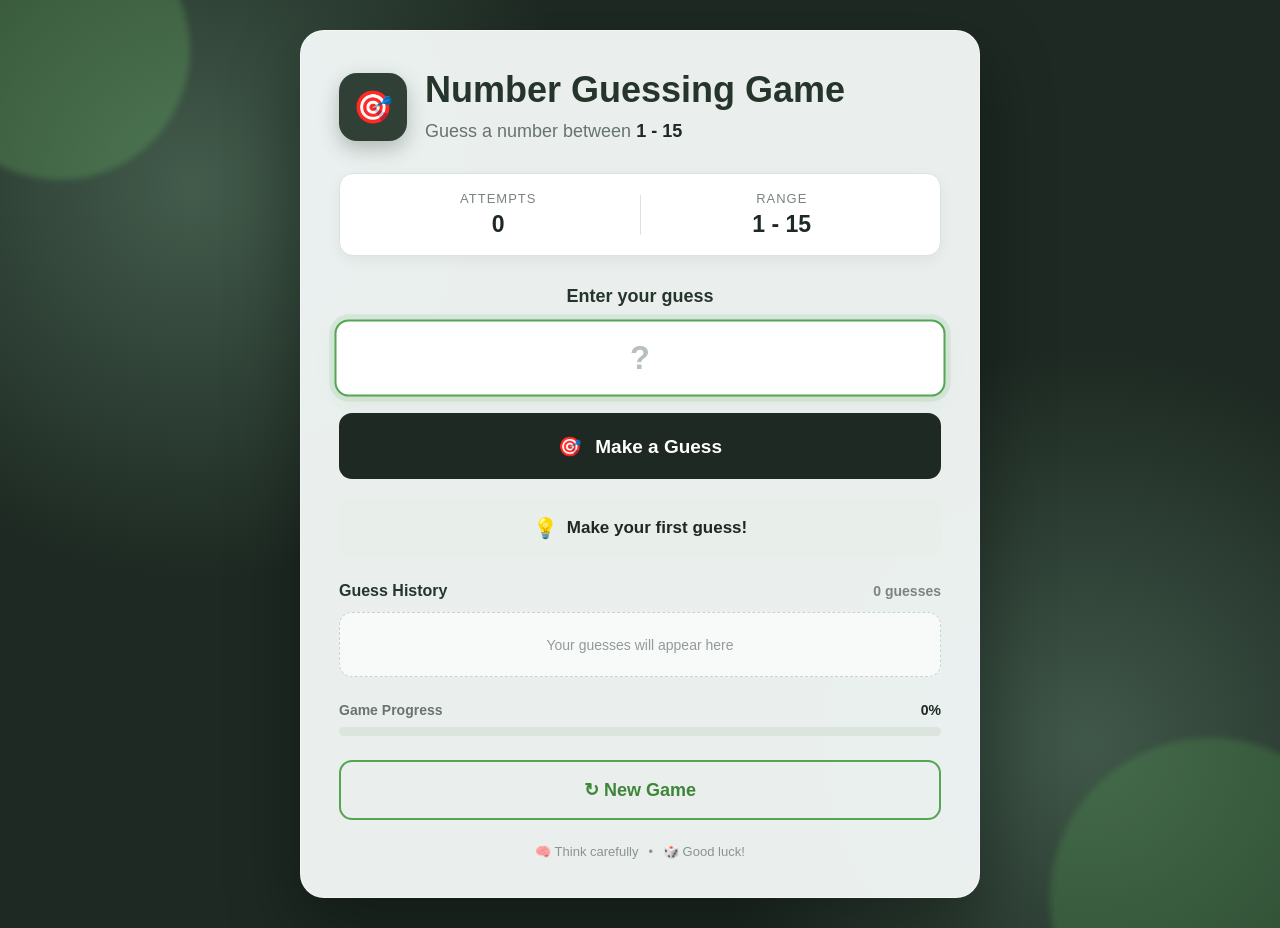
<file: pract04/index.html>
<!DOCTYPE html>
<html lang="en">

<head>

    <meta charset="UTF-8">

    <meta name="viewport" content="width=device-width, initial-scale=1.0">

    <title>Number Guessing Game</title>

    <link rel="stylesheet" href="style.css">

</head>


<body>

    <div class="background">

        <div class="orb orb-one"></div>
        <div class="orb orb-two"></div>


        <main class="game-card">


            <!-- HEADER -->

            <div class="game-header">

                <div class="game-icon">
                    🎯
                </div>

                <div>

                    <h1>Number Guessing Game</h1>

                    <p>
                        Guess a number between <strong>1 - 15</strong>
                    </p>

                </div>

            </div>


            <!-- STATUS -->

            <div class="status-bar">

                <div class="status-item">

                    <span class="status-label">
                        Attempts
                    </span>

                    <span id="guessCount">
                        0
                    </span>

                </div>


                <div class="divider"></div>


                <div class="status-item">

                    <span class="status-label">
                        Range
                    </span>

                    <span>
                        1 - 15
                    </span>

                </div>

            </div>


            <!-- INPUT AREA -->

            <div class="input-section">

                <label for="guessInput">
                    Enter your guess
                </label>


                <div class="input-wrapper">

                    <input
                        type="number"
                        id="guessInput"
                        min="1"
                        max="15"
                        placeholder="?"
                        autocomplete="off"
                    >

                </div>


                <button id="guessBtn">

                    <span class="button-icon">
                        🎯
                    </span>

                    Make a Guess

                </button>

            </div>


            <!-- MESSAGE -->

            <div id="message" class="message">

                <span class="message-icon">
                    💡
                </span>

                <span id="messageText">
                    Make your first guess!
                </span>

            </div>


            <!-- GUESS HISTORY -->

            <div class="history-section">

                <div class="section-title">

                    <span>
                        Guess History
                    </span>

                    <span id="guessCounter">
                        0 guesses
                    </span>

                </div>


                <div
                    id="guessedNumbers"
                    class="guess-history"
                >

                    <span class="empty-history">
                        Your guesses will appear here
                    </span>

                </div>

            </div>


            <!-- PROGRESS -->

            <div class="progress-section">

                <div class="progress-info">

                    <span>
                        Game Progress
                    </span>

                    <span id="progressText">
                        0%
                    </span>

                </div>


                <div class="progress-bar">

                    <div
                        id="progress"
                        class="progress"
                    ></div>

                </div>

            </div>


            <!-- RESET -->

            <button id="resetBtn">

                <span>
                    ↻
                </span>

                New Game

            </button>


            <!-- FOOTER -->

            <div class="game-footer">

                <span>
                    🧠 Think carefully
                </span>

                <span>
                    •
                </span>

                <span>
                    🎲 Good luck!
                </span>

            </div>


        </main>

    </div>


    <script src="script.js"></script>

</body>

</html>
</file>
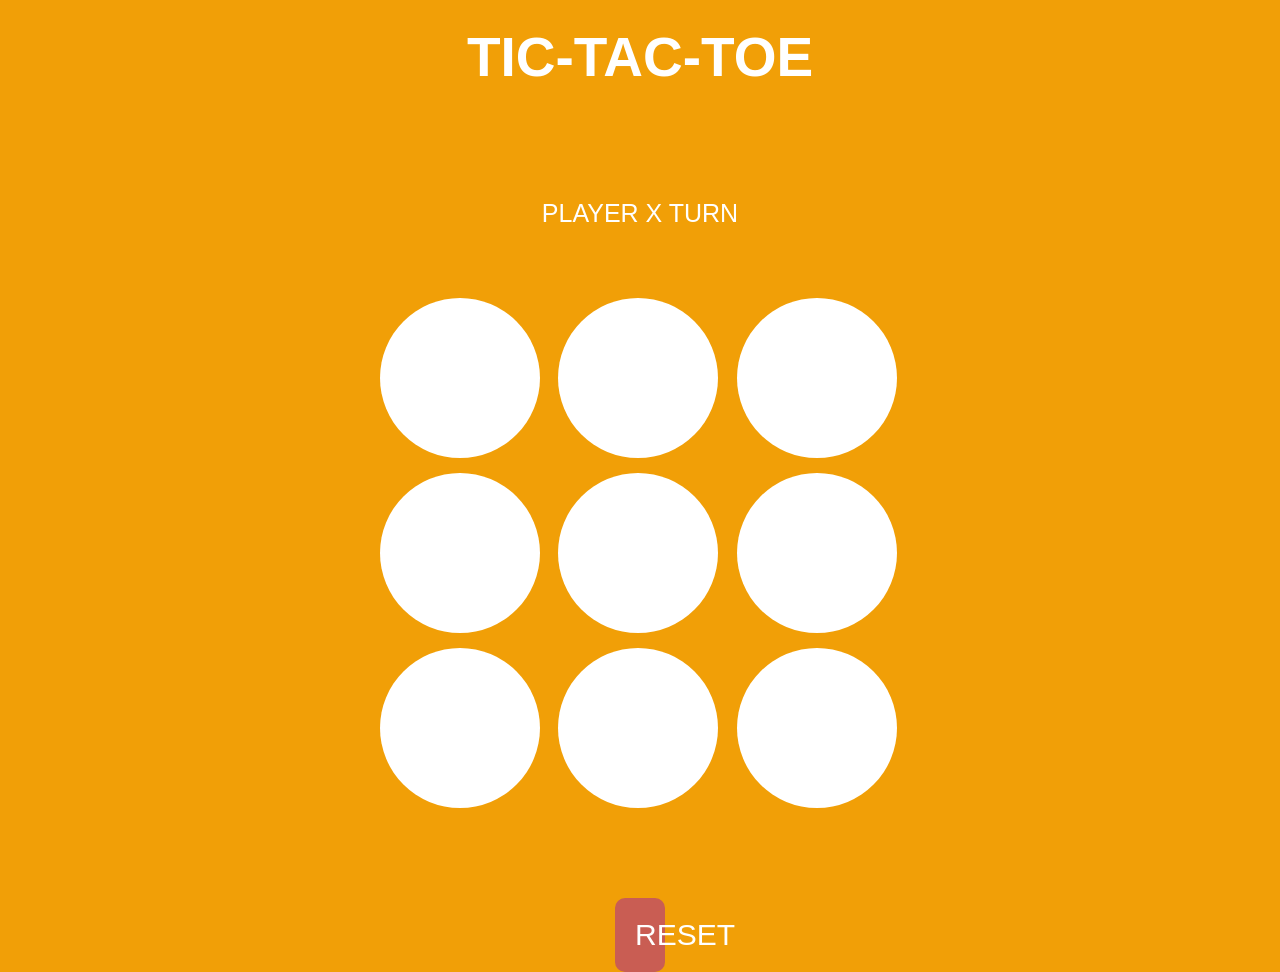
<file: Event Handling/project/index.html>
<!DOCTYPE html>
<html>
<head>
    <meta charset="UTF-8">
    <meta name="viewport" content="width=device-width, initial-scale=1.0">
    <title>Tic Tac Toe</title>
    <link rel="stylesheet" href="style.css">
</head>

<body>

    <h1>TIC-TAC-TOE</h1>
    <div id="status">PLAYER X TURN</div>
    <div class="board">
        <div class="cell"></div>
        <div class="cell"></div>
        <div class="cell"></div>
        <div class="cell"></div>
        <div class="cell"></div>
        <div class="cell"></div>
        <div class="cell"></div>
        <div class="cell"></div>
        <div class="cell"></div>
    </div>

    <button id="btn">RESET</button>
    <script src="script.js"></script>

</body>
</html>
</file>
<file: pract04/style.css>
* {
    margin: 0;
    padding: 0;
    box-sizing: border-box;
}


/* ==========================================
   ROOT VARIABLES
========================================== */

:root {
    --dark: #1d2922;
    --dark-light: #304037;
    --green: #55a653;
    --green-light: #6fc56b;

    --red: #d6534d;
    --orange: #e39a3d;

    --white: #ffffff;
    --text: #26352c;
    --muted: #68736c;

    --border: #dce3de;
    --light-bg: #f1f6f5;
}


/* ==========================================
   BODY
========================================== */

body {
    font-family: Arial, sans-serif;
    min-height: 100vh;
    overflow-x: hidden;
}


/* ==========================================
   MAIN BACKGROUND
========================================== */

.background {
    min-height: 100vh;

    display: flex;
    justify-content: center;
    align-items: center;

    padding: 30px;

    position: relative;
    overflow: hidden;

    background:
        radial-gradient(
            circle at 15% 20%,
            #435c4c 0,
            transparent 30%
        ),
        radial-gradient(
            circle at 85% 80%,
            #405849 0,
            transparent 30%
        ),
        #1d2922;
}


/* ==========================================
   ANIMATED ORBS
========================================== */

.orb {
    position: absolute;

    border-radius: 50%;

    filter: blur(3px);

    opacity: 0.25;

    animation: float 7s ease-in-out infinite;

    pointer-events: none;
}


.orb-one {
    width: 260px;
    height: 260px;

    background: #6fc56b;

    top: -80px;
    left: -70px;
}


.orb-two {
    width: 320px;
    height: 320px;

    background: #55a653;

    bottom: -130px;
    right: -90px;

    animation-delay: 2s;
}


@keyframes float {
    0%,
    100% {
        transform: translate(0, 0);
    }

    50% {
        transform: translate(25px, -25px);
    }
}


/* ==========================================
   MAIN GAME CARD
========================================== */

.game-card {
    width: 100%;
    max-width: 680px;

    background: rgba(241, 246, 245, 0.97);

    border-radius: 24px;

    padding: 38px;

    position: relative;
    z-index: 2;

    border: 1px solid rgba(255, 255, 255, 0.5);

    box-shadow:
        0 30px 70px rgba(0, 0, 0, 0.35);

    animation: cardAppear 0.7s ease;
}


@keyframes cardAppear {
    from {
        opacity: 0;
        transform: translateY(30px) scale(0.96);
    }

    to {
        opacity: 1;
        transform: translateY(0) scale(1);
    }
}


/* ==========================================
   HEADER
========================================== */

.game-header {
    display: flex;

    align-items: center;

    gap: 18px;

    margin-bottom: 28px;
}


.game-icon {
    width: 68px;
    height: 68px;

    border-radius: 18px;

    display: flex;
    justify-content: center;
    align-items: center;

    font-size: 32px;

    background: var(--dark-light);

    box-shadow:
        0 8px 20px rgba(48, 64, 55, 0.3);

    animation: iconPulse 2.5s infinite;

    flex-shrink: 0;
}


@keyframes iconPulse {
    0%,
    100% {
        transform: scale(1);
    }

    50% {
        transform: scale(1.06);
    }
}


h1 {
    color: var(--text);

    font-size: 36px;

    margin-bottom: 7px;
}


.game-header p {
    color: var(--muted);

    font-size: 18px;

    line-height: 1.5;
}


.game-header strong {
    color: var(--dark);
}


/* ==========================================
   STATUS BAR
========================================== */

.status-bar {
    display: flex;

    justify-content: center;
    align-items: center;

    background: var(--white);

    border: 1px solid var(--border);

    border-radius: 14px;

    padding: 17px;

    margin-bottom: 30px;

    box-shadow:
        0 5px 15px rgba(0, 0, 0, 0.05);

    transition: transform 0.3s ease,
                box-shadow 0.3s ease;
}


.status-bar:hover {
    transform: translateY(-3px);

    box-shadow:
        0 10px 25px rgba(0, 0, 0, 0.08);
}


.status-item {
    width: 50%;

    text-align: center;

    display: flex;

    flex-direction: column;

    gap: 5px;
}


.status-item > span:last-child {
    font-size: 23px;

    font-weight: 800;

    color: var(--dark);
}


.status-label {
    color: #7a837d;

    font-size: 13px;

    text-transform: uppercase;

    letter-spacing: 1px;
}


.divider {
    height: 40px;

    width: 1px;

    background: var(--border);
}


/* ==========================================
   INPUT SECTION
========================================== */

.input-section {
    text-align: center;
}


.input-section label {
    display: block;

    color: var(--text);

    font-size: 18px;

    font-weight: 700;

    margin-bottom: 13px;
}


.input-wrapper {
    position: relative;
}


/* ==========================================
   GUESS INPUT
========================================== */

#guessInput {
    width: 100%;

    height: 76px;

    border: 2px solid #cfd8d2;

    border-radius: 14px;

    background: var(--white);

    text-align: center;

    font-size: 32px;

    font-weight: 700;

    color: var(--dark);

    outline: none;

    transition:
        border-color 0.3s ease,
        box-shadow 0.3s ease,
        transform 0.3s ease,
        background 0.3s ease;
}


#guessInput::placeholder {
    color: #b8c0ba;
}


#guessInput:hover {
    border-color: #9fac9f;

    background: #fcfefd;
}


#guessInput:focus {
    border-color: var(--green);

    box-shadow:
        0 0 0 5px rgba(85, 166, 83, 0.13),
        0 8px 20px rgba(85, 166, 83, 0.08);

    transform: scale(1.015);
}


/* ==========================================
   REMOVE NUMBER ARROWS
========================================== */

#guessInput::-webkit-inner-spin-button,
#guessInput::-webkit-outer-spin-button {
    -webkit-appearance: none;
    margin: 0;
}


/* ==========================================
   GUESS BUTTON
========================================== */

#guessBtn {
    width: 100%;

    height: 66px;

    margin-top: 17px;

    border: none;

    border-radius: 13px;

    background: var(--dark);

    color: var(--white);

    font-size: 19px;

    font-weight: 700;

    cursor: pointer;

    position: relative;

    overflow: hidden;

    transition:
        transform 0.35s ease,
        box-shadow 0.35s ease,
        background 0.35s ease;
}


#guessBtn:hover {
    background: #43584b;

    transform: translateY(-6px) scale(1.02);

    box-shadow:
        0 14px 28px rgba(48, 64, 55, 0.35);
}


#guessBtn:active {
    transform: translateY(-1px) scale(0.97);

    box-shadow:
        0 5px 12px rgba(48, 64, 55, 0.25);
}


/* Shine animation */

#guessBtn::before {
    content: "";

    position: absolute;

    top: 0;
    left: -120%;

    width: 60%;
    height: 100%;

    background: rgba(255, 255, 255, 0.25);

    transform: skewX(-25deg);

    transition: left 0.6s ease;

    pointer-events: none;
}


#guessBtn:hover::before {
    left: 130%;
}


#guessBtn:focus-visible {
    outline: 3px solid rgba(85, 166, 83, 0.35);

    outline-offset: 4px;
}


.button-icon {
    margin-right: 8px;
}


/* ==========================================
   MESSAGE AREA
========================================== */

.message {
    min-height: 58px;

    margin-top: 20px;

    border-radius: 13px;

    background: #e8eee9;

    display: flex;

    justify-content: center;
    align-items: center;

    gap: 9px;

    padding: 12px;

    color: var(--dark);

    font-size: 17px;

    font-weight: 700;

    transition:
        background 0.3s ease,
        transform 0.3s ease;
}


.message-icon {
    font-size: 20px;
}


.message.success {
    background: #dff2dc;

    color: #32802f;

    animation: successPop 0.5s ease;
}


.message.high {
    background: #fae2e0;

    color: #bd403a;
}


.message.low {
    background: #fff0d9;

    color: #bd7620;
}


.message.error {
    background: #fae2e0;

    color: #bd403a;

    animation: shake 0.35s ease;
}


@keyframes successPop {
    0% {
        transform: scale(0.95);
    }

    70% {
        transform: scale(1.03);
    }

    100% {
        transform: scale(1);
    }
}


@keyframes shake {
    0%,
    100% {
        transform: translateX(0);
    }

    25% {
        transform: translateX(-7px);
    }

    75% {
        transform: translateX(7px);
    }
}


/* ==========================================
   HISTORY SECTION
========================================== */

.history-section {
    margin-top: 25px;
}


.section-title {
    display: flex;

    justify-content: space-between;
    align-items: center;

    margin-bottom: 12px;

    color: var(--text);

    font-size: 16px;

    font-weight: 700;
}


#guessCounter {
    color: #7b857e;

    font-size: 14px;

    font-weight: 600;
}


/* ==========================================
   GUESS HISTORY BOX
========================================== */

.guess-history {
    min-height: 65px;

    padding: 12px;

    border: 1px dashed #cbd4ce;

    border-radius: 13px;

    background: rgba(255, 255, 255, 0.65);

    display: flex;

    flex-wrap: wrap;

    align-items: center;

    gap: 9px;

    transition:
        border-color 0.3s ease,
        background 0.3s ease;
}


.guess-history:hover {
    border-color: #9caf9f;

    background: rgba(255, 255, 255, 0.85);
}


.empty-history {
    width: 100%;

    text-align: center;

    color: #929b95;

    font-size: 14px;
}


/* ==========================================
   GUESS CHIPS
========================================== */

.guess-chip {
    min-width: 43px;

    height: 43px;

    padding: 0 12px;

    border-radius: 10px;

    display: flex;

    justify-content: center;
    align-items: center;

    font-weight: 800;

    background: #e7ece8;

    color: var(--dark);

    animation: chipAppear 0.35s ease;

    transition:
        transform 0.25s ease,
        box-shadow 0.25s ease;
}


.guess-chip:hover {
    transform: translateY(-4px) scale(1.05);

    box-shadow:
        0 7px 14px rgba(0, 0, 0, 0.10);
}


.guess-chip.high {
    background: #f7d8d5;

    color: #b83f39;
}


.guess-chip.low {
    background: #f9e5c6;

    color: #b87219;
}


.guess-chip.correct {
    background: #d7efd4;

    color: #347f30;

    box-shadow:
        0 0 0 3px rgba(85, 166, 83, 0.15);
}


@keyframes chipAppear {
    from {
        opacity: 0;

        transform: scale(0.5);
    }

    to {
        opacity: 1;

        transform: scale(1);
    }
}


/* ==========================================
   PROGRESS SECTION
========================================== */

.progress-section {
    margin-top: 25px;
}


.progress-info {
    display: flex;

    justify-content: space-between;

    margin-bottom: 9px;

    color: #69746d;

    font-size: 14px;

    font-weight: 700;
}


#progressText {
    color: var(--dark);
}


/* ==========================================
   PROGRESS BAR
========================================== */

.progress-bar {
    height: 9px;

    border-radius: 20px;

    background: #dce4de;

    overflow: hidden;
}


.progress {
    width: 0%;

    height: 100%;

    border-radius: 20px;

    background: linear-gradient(
        90deg,
        #304037,
        #55a653
    );

    transition:
        width 0.5s ease;
}


/* ==========================================
   RESET BUTTON
========================================== */

#resetBtn {
    width: 100%;

    height: 60px;

    margin-top: 24px;

    border: 2px solid var(--green);

    border-radius: 13px;

    background: transparent;

    color: #3d8639;

    font-size: 18px;

    font-weight: 700;

    cursor: pointer;

    position: relative;

    overflow: hidden;

    transition:
        transform 0.35s ease,
        background 0.35s ease,
        color 0.35s ease,
        box-shadow 0.35s ease;
}


#resetBtn:hover {
    background: var(--green);

    color: var(--white);

    transform: translateY(-5px) scale(1.02);

    box-shadow:
        0 12px 25px rgba(85, 166, 83, 0.30);
}


#resetBtn:active {
    transform: scale(0.97);
}


#resetBtn:focus-visible {
    outline: 3px solid rgba(85, 166, 83, 0.25);

    outline-offset: 4px;
}


/* ==========================================
   FOOTER
========================================== */

.game-footer {
    display: flex;

    justify-content: center;

    gap: 10px;

    margin-top: 24px;

    color: #8a948d;

    font-size: 13px;

    text-align: center;
}


/* ==========================================
   WINNING CARD
========================================== */

.game-card.winner {
    animation: winnerCard 0.7s ease;
}


@keyframes winnerCard {
    0% {
        transform: scale(1);
    }

    50% {
        transform: scale(1.025);

        box-shadow:
            0 0 0 8px rgba(85, 166, 83, 0.12),
            0 30px 80px rgba(85, 166, 83, 0.30);
    }

    100% {
        transform: scale(1);
    }
}


/* ==========================================
   DISABLED BUTTON
========================================== */

#guessBtn:disabled {
    cursor: not-allowed;

    opacity: 0.65;

    transform: none;

    box-shadow: none;
}


#guessBtn:disabled::before {
    display: none;
}


/* ==========================================
   RESPONSIVE - TABLET
========================================== */

@media (max-width: 650px) {

    .background {
        padding: 15px;
    }


    .game-card {
        padding: 25px 20px;

        border-radius: 20px;
    }


    .game-header {
        align-items: flex-start;
    }


    .game-icon {
        width: 55px;
        height: 55px;

        font-size: 25px;

        border-radius: 14px;
    }


    h1 {
        font-size: 27px;
    }


    .game-header p {
        font-size: 15px;
    }


    .status-bar {
        margin-bottom: 24px;
    }


    #guessInput {
        height: 68px;

        font-size: 28px;
    }


    #guessBtn {
        height: 60px;

        font-size: 17px;
    }


    .message {
        font-size: 15px;
    }


    .game-footer {
        font-size: 12px;
    }


    .orb-one {
        width: 180px;
        height: 180px;
    }


    .orb-two {
        width: 220px;
        height: 220px;
    }
}


/* ==========================================
   RESPONSIVE - MOBILE
========================================== */

@media (max-width: 400px) {

    .background {
        padding: 10px;
    }


    .game-card {
        padding: 22px 16px;

        border-radius: 18px;
    }


    .game-header {
        flex-direction: column;

        text-align: center;

        align-items: center;
    }


    .game-header > div:last-child {
        width: 100%;
    }


    .game-icon {
        width: 58px;
        height: 58px;
    }


    h1 {
        font-size: 25px;
    }


    .game-header p {
        font-size: 14px;
    }


    .status-item > span:last-child {
        font-size: 20px;
    }


    .status-label {
        font-size: 11px;
    }


    #guessInput {
        height: 64px;

        font-size: 25px;
    }


    #guessBtn {
        height: 57px;

        font-size: 16px;
    }


    #resetBtn {
        height: 55px;

        font-size: 16px;
    }


    .message {
        min-height: 54px;

        font-size: 14px;
    }


    .guess-chip {
        min-width: 39px;

        height: 39px;

        font-size: 14px;
    }
}


/* ==========================================
   VERY SMALL DEVICES
========================================== */

@media (max-width: 320px) {

    .game-card {
        padding: 18px 12px;
    }


    h1 {
        font-size: 22px;
    }


    .game-header p {
        font-size: 13px;
    }


    #guessInput {
        height: 58px;

        font-size: 23px;
    }

    #guessBtn {
        height: 52px;

        font-size: 14px;
    }
    #resetBtn {
        height: 50px;

        font-size: 14px;
    }
}
</file>
<file: Event Handling/project/style.css>
* {
    box-sizing: border-box;
}

body {
    margin: 0;
    background: #f19f07;
    color: white;
    font-family: Arial, sans-serif;
    text-align: center;
}

h1 {
    font-size: 55px;
    margin: 25px 0 110px;
}

#status {
    font-size: 25px;
    margin-bottom: 70px;
}

.board {
    width: 520px;
    margin: auto;
    display: grid;
    grid-template-columns: repeat(3, 1fr);
    gap: 15px;
}

.cell {
    width: 160px;
    height: 160px;
    border-radius: 50%;
    background: white;
    color: black;
    font-size: 90px;
    display: flex;
    align-items: center;
    justify-content: center;
    cursor: pointer;
}


button {
    width: 50px;
    margin-top: 90px;
    padding: 20px;
    border: 0;
    border-radius: 10px;
    background: #c95d53;
    color: white;
    font-size: 30px;
    cursor: pointer;
}
</file>
